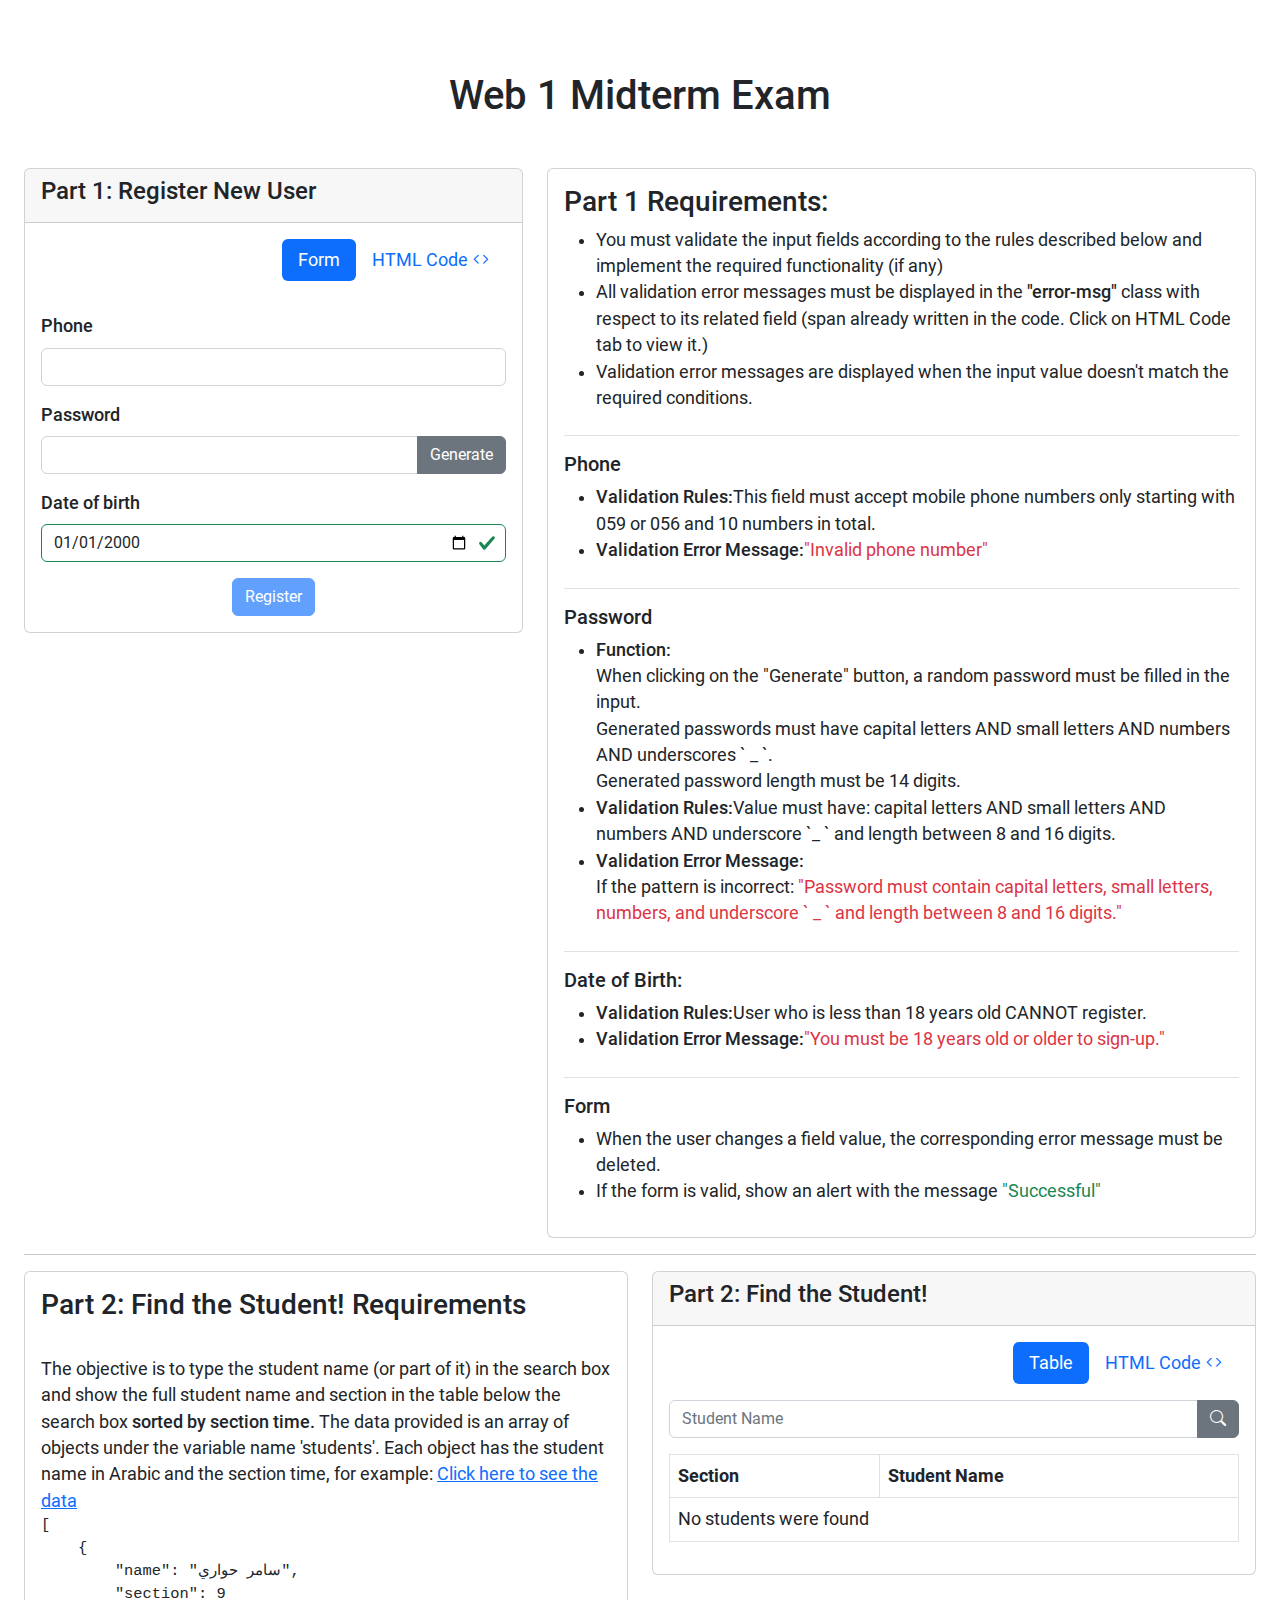
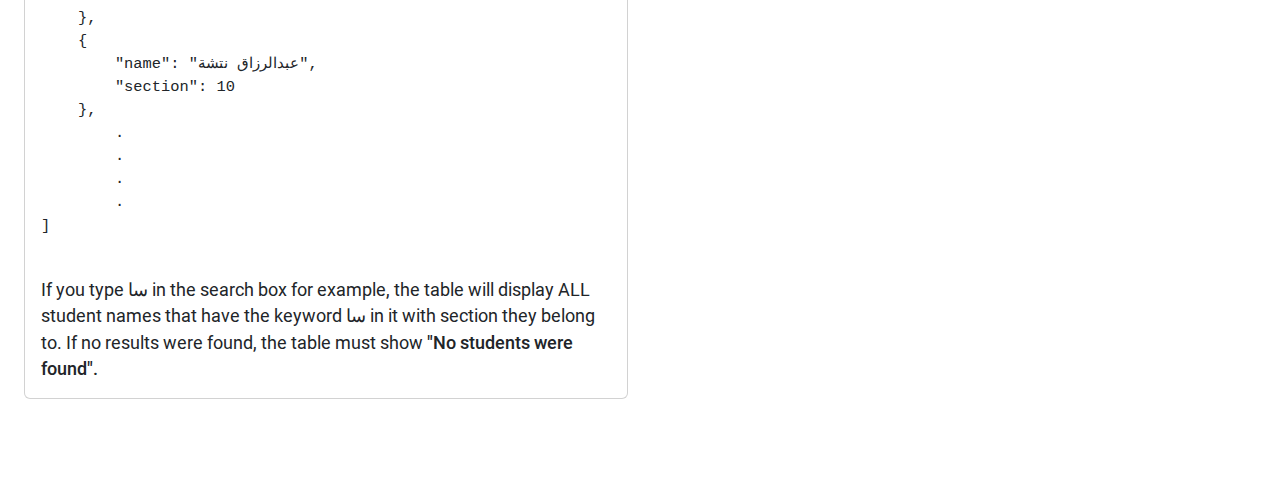
<file: assignment.html>
<!DOCTYPE html>
<html lang="en">
    <head>
        <meta charset="UTF-8">
        <meta http-equiv="X-UA-Compatible" content="IE=edge">
        <meta name="viewport" content="width=device-width, initial-scale=1.0">
        <title>Midterm Exam</title>
        <link rel="stylesheet" href="./css/bootstrap.min.css">
        <link rel="stylesheet" href="./fonts/roboto/roboto.css">
        <link rel="stylesheet" href="./fonts/bootstrap-icons-1.10.2/bootstrap-icons.css">
        <link rel="stylesheet" href="./css/style.css">
    </head>
<body class="py-5">
    <div class="container-fluid mb-5 px-4">
        <h1 class="text-center mt-4">Web 1 Midterm Exam</h1>
        <!-- Part 1 -->
        <div class="row mt-5">
            <div class="col-12 col-lg-5">
                <form id="reg-user-form">
                    <div class="card">
                        <div class="card-header">
                            <h4 class="card-title">Part 1: Register New User</h4>
                        </div>
                        <div class="card-body">
                            <div class="pills-bar d-flex">
                                <ul class="nav nav-pills mb-3 ms-auto" id="pills-tab" role="tablist">
                                    <li class="nav-item" role="presentation">
                                        <button class="nav-link active" id="tab-part-1-form" data-bs-toggle="pill" data-bs-target="#tab-part-1" type="button" role="tab" aria-controls="tab-part-1" aria-selected="true">Form</button>
                                    </li>
                                    <li class="nav-item" role="presentation">
                                        <button class="nav-link" id="tab-part-1-html-code" data-bs-toggle="pill" data-bs-target="#tab-part-1-html" type="button" role="tab" aria-controls="tab-part-1-html" aria-selected="false">HTML Code <i class="bi bi-code"></i></button>
                                    </li>
                                </ul>
                            </div>
                            <div class="tab-content" id="pills-tabContent">
                                <div class="tab-pane fade show active" id="tab-part-1" role="tabpanel" aria-labelledby="tab-part-1-form" tabindex="0">
                                    <div class="form-field my-3">
                                        <label for="user-phone" class="form-label">Phone</label>
                                        <input type="text" class="form-control" id="user-phone">
                                        <span class="error-msg"></span>
                                    </div>
                                    <div class="form-field mb-3">
                                        <label for="user-pass" class="form-label">Password</label>
                                        <div class="input-group mb-3">
                                            <input type="text" class="form-control" id="user-pass">
                                            <button class="btn btn-secondary" type="button" id="gen-pass">Generate</button>
                                        </div>
                                        <span class="error-msg"></span>
                                    </div>
                                    <div class="form-field mb-3">
                                        <label for="user-dob" class="form-label">Date of birth</label>
                                        <input type="date" class="form-control" id="user-dob" value="2000-01-01">
                                        <span class="error-msg"></span>
                                    </div>
                                    <div class="w-100 text-center">
                                        <button type="button" id="register-user" class="btn btn-primary">Register</button>
                                    </div>
                                </div>
                                <div class="tab-pane fade" id="tab-part-1-html" role="tabpanel" aria-labelledby="tab-part-1-html-code" tabindex="0">
<pre>
    &lt;!-- Phone field --&gt;
    &lt;div class="form-field my-3"&gt;
        &lt;label for="user-phone" class="form-label"&gt;Phone&lt;/label&gt;
        &lt;input type="text" class="form-control" id="user-phone"&gt;
        &lt;span class="error-msg">&lt;/span&gt;
    &lt;/div&gt;
    &lt;!-- Password field --&gt;
    &lt;div class="form-field mb-3"&gt;
        &lt;label for="user-pass" class="form-label"&gt;Password&lt;/label&gt;
        &lt;div class="input-group mb-3&gt;
            &lt;input id="user-pass" type="text" class="form-control" &gt;
            &lt;button id="gen-pass" class="btn btn-secondary" type="button" &gt;Generate&lt;/button&gt;
        &lt;/div&gt;
        &lt;span class="error-msg"&gt;&lt;/span&gt;
    &lt;/div&gt;
    &lt;!-- Date of Birth field--&gt;
    &lt;div class="form-field mb-3"&gt;
        &lt;label for="user-dob" class="form-label">Date of birth&lt;/label&gt;
        &lt;input type="date" class="form-control" id="user-dob" value="2000-01-01"&gt;
        &lt;span class="error-msg">&lt;/span&gt;
    &lt;/div&gt;
    &lt;!-- Registration Button --&gt;
    &lt;div class="w-100 text-center"&gt;
        &lt;button type="button" id="register-user" class="btn btn-primary"&gt;Register&lt;/button&gt;
    &lt;/div&gt;
</pre>                                    
                                </div>
                            </div>
                        </div>
                    </div>
                </form>
            </div>
            <div class="col-12 col-lg-7">
                <div class="card">
                    <div class="card-body">
                        <h3>Part 1 Requirements:</h3>
                        <ul class="pb-4 border-bottom">
                            <li>You must validate the input fields according to the rules described below and implement the required functionality (if any)</li>
                            <li>All validation error messages must be displayed in the <b>"error-msg"</b> class with respect to its related field (span already written in the code. Click on HTML Code tab to view it.)</li>
                            <li>Validation error messages are displayed when the input value doesn't match the required conditions.</li>
                        </ul>
                        <h5 >Phone</h5>
                        <ul class="pb-4 border-bottom">
                            <li><b>Validation Rules:</b>This field must accept mobile phone numbers only starting with 059 or 056 and 10 numbers in total.</li>
                            <li><b>Validation Error Message:</b><span class="text-danger">"Invalid phone number"</span></li>
                        </ul>
                        <h5>Password</h5>
                        <ul class="pb-4 border-bottom">
                            <li><b>Function:</b><br>
                                When clicking on the "Generate" button, a random password must be filled in the input. <br>
                                Generated passwords must have capital letters AND small letters AND numbers AND underscores ` _ `. <br>
                                Generated password length must be 14 digits.
                            </li>
                            <li><b>Validation Rules:</b>Value must have: capital letters AND small letters AND numbers AND underscore `_ ` and length between 8 and 16 digits.</li>
                            <li><b>Validation Error Message:</b><br>
                                If the pattern is incorrect: <span class="text-danger">"Password must contain capital letters, small letters, numbers, and underscore ` _ ` and length between 8 and 16 digits."</span><br>
                            </li>
                        </ul>
                        <h5>Date of Birth:</h5>
                        <ul class="pb-4 border-bottom">
                            <li><b>Validation Rules:</b>User who is less than 18 years old CANNOT register.</li>
                            <li><b>Validation Error Message:</b><span class="text-danger">"You must be 18 years old or older to sign-up."</span></li>
                        </ul>
                        <h5>Form</h5>
                        <ul class="">
                            <li>When the user changes a field value, the corresponding error message must be deleted.</li>
                            <li>If the form is valid, show an alert with the message <span class="text-success">"Successful"</span></li>
                        </ul>
                    </div>
                </div>
            </div>
        </div>
        <!-- # // end of part 1 # -->
        <hr>
        <div class="row">
            <div class="col-12 col-lg-6">
                <div class="card">
                    <div class="card-body">
                        <h3>Part 2: Find the Student! Requirements</h3><br>
                        The objective is to type the student name (or part of it) in the search box and show the full student
                        name and section in the table below the search box <b>sorted by section time.</b>
                        The data provided is an array of objects under the variable name 'students'. Each object has the
                        student name in Arabic and the section time, for example:
                        <a href="./data.js" target="_blank">Click here to see the data</a>
                        <pre>
[
    {
        "name": "سامر حواري",
        "section": 9
    },
    {
        "name": "عبدالرزاق نتشة",
        "section": 10
    },
        .
        .
        .
        .
]    
                        </pre>
                        If you type سا in the search box for example, the table will display ALL student names that have the
                        keyword سا in it with section they belong to.
                        If no results were found, the table must show <b>"No students were found".</b>
                    </div>
                </div>
            </div>
            <div class="col-12 col-lg-6">
                <form id="reg-user-form">
                    <div class="card">
                        <div class="card-header">
                            <h4 class="card-title">Part 2: Find the Student!</h4>
                        </div>
                        <div class="card-body">
                            <div class="pills-bar d-flex">
                                <ul class="nav nav-pills mb-3 ms-auto" id="pills-tab-part-2" role="tablist">
                                    <li class="nav-item" role="presentation">
                                        <button class="nav-link active" id="tab-part-2-table" data-bs-toggle="pill" data-bs-target="#tab-part-2" type="button" role="tab" aria-controls="tab-part-2" aria-selected="true">Table</button>
                                    </li>
                                    <li class="nav-item" role="presentation">
                                        <button class="nav-link" id="tab-part-2-html-code" data-bs-toggle="pill" data-bs-target="#tab-part-2-html" type="button" role="tab" aria-controls="tab-part-2-html" aria-selected="false">HTML Code <i class="bi bi-code"></i></button>
                                    </li>
                                </ul>
                            </div>
                            <div class="tab-content" id="pills-tabContent">
                                <div class="tab-pane fade show active" id="tab-part-2" role="tabpanel" aria-labelledby="tab-part-2-table" tabindex="0">
                                    <div class="input-group mb-3">
                                        <input type="text" class="form-control" placeholder="Student Name" id="search-name">
                                        <button class="btn btn-secondary" type="button" id="search-btn">
                                            <i class="bi bi-search"></i>
                                        </button>
                                    </div>
                                    <table id="students-table" class="table table-bordered">
                                        <thead>
                                            <tr>
                                                <th>Section</th>
                                                <th>Student Name</th>
                                            </tr>
                                        </thead>
                                        <tbody>
                                            <tr>
                                                <td colspan="2">No students were found</td>
                                            </tr>
                                        </tbody>
                                    </table>
                                </div>
                                <div class="tab-pane fade" id="tab-part-2-html" role="tabpanel" aria-labelledby="tab-part-2-html-code" tabindex="0">
<pre>
    &lt;!-- Search field --&gt;
    &lt;div class="input-group mb-3"&gt;
        &lt;input type="text" class="form-control" placeholder="Student Name" id="search-name"&gt;
        &lt;button class="btn btn-secondary" type="button" id="search-btn"&gt;
            &lt;i class="bi bi-search"&gt;&lt;/i&gt;
        &lt;/button&gt;
    &lt;/div&gt;
    &lt;!-- Table field --&gt;
    &lt;table id="students-table" class="table table-bordered"&gt;
        &lt;thead&gt;
            &lt;tr&gt;
                &lt;th&gt;Section&lt;/th&gt;
                &lt;th&gt;Student Name&lt;/th&gt;
            &lt;/tr&gt;
        &lt;/thead&gt;
        &lt;tbody&gt;
            &lt;tr&gt;
                &lt;td colspan="2"&gt;No students were found&lt;/td&gt;
            &lt;/tr&gt;
        &lt;/tbody&gt;
    &lt;/table&gt;
</pre>                                    
                                </div>
                            </div>
                           
                        </div>
                    </div>
                </form>
            </div>
           
        </div>
    </div>
    <!-- JavaScript Bundle with Popper -->
    <script src="./js/bootstrap.bundle.min.js"></script>
    <script src="./data.js"></script>
    <script src="./part1.js"></script>
    <script src="./part2.js"></script>
    <script>
        /**  Write your JS code in the file named 'part1.js' for part 1 and 'part2.js' for part 2. These are the ONLY two files you will be submitting. **/ 
    </script>
</body>

</html>
</file>
<file: fonts/roboto/roboto.css>
@font-face {
    font-family: 'Roboto';
    src: url('Roboto-Black.eot');
    src: url('Roboto-Black.eot?#iefix') format('embedded-opentype'),
        url('Roboto-Black.woff2') format('woff2'),
        url('Roboto-Black.woff') format('woff');
    font-weight: 900;
    font-style: normal;
    font-display: swap;
}

@font-face {
    font-family: 'Roboto';
    src: url('Roboto-Bold.eot');
    src: url('Roboto-Bold.eot?#iefix') format('embedded-opentype'),
        url('Roboto-Bold.woff2') format('woff2'),
        url('Roboto-Bold.woff') format('woff');
    font-weight: bold;
    font-style: normal;
    font-display: swap;
}

@font-face {
    font-family: 'Roboto';
    src: url('Roboto-BlackItalic.eot');
    src: url('Roboto-BlackItalic.eot?#iefix') format('embedded-opentype'),
        url('Roboto-BlackItalic.woff2') format('woff2'),
        url('Roboto-BlackItalic.woff') format('woff');
    font-weight: 900;
    font-style: italic;
    font-display: swap;
}

@font-face {
    font-family: 'Roboto';
    src: url('Roboto-BoldItalic.eot');
    src: url('Roboto-BoldItalic.eot?#iefix') format('embedded-opentype'),
        url('Roboto-BoldItalic.woff2') format('woff2'),
        url('Roboto-BoldItalic.woff') format('woff');
    font-weight: bold;
    font-style: italic;
    font-display: swap;
}

@font-face {
    font-family: 'Roboto';
    src: url('Roboto-Italic.eot');
    src: url('Roboto-Italic.eot?#iefix') format('embedded-opentype'),
        url('Roboto-Italic.woff2') format('woff2'),
        url('Roboto-Italic.woff') format('woff');
    font-weight: normal;
    font-style: italic;
    font-display: swap;
}

@font-face {
    font-family: 'Roboto';
    src: url('Roboto-Light.eot');
    src: url('Roboto-Light.eot?#iefix') format('embedded-opentype'),
        url('Roboto-Light.woff2') format('woff2'),
        url('Roboto-Light.woff') format('woff');
    font-weight: 300;
    font-style: normal;
    font-display: swap;
}

@font-face {
    font-family: 'Roboto';
    src: url('Roboto-LightItalic.eot');
    src: url('Roboto-LightItalic.eot?#iefix') format('embedded-opentype'),
        url('Roboto-LightItalic.woff2') format('woff2'),
        url('Roboto-LightItalic.woff') format('woff');
    font-weight: 300;
    font-style: italic;
    font-display: swap;
}

@font-face {
    font-family: 'Roboto';
    src: url('Roboto-Medium.eot');
    src: url('Roboto-Medium.eot?#iefix') format('embedded-opentype'),
        url('Roboto-Medium.woff2') format('woff2'),
        url('Roboto-Medium.woff') format('woff');
    font-weight: 500;
    font-style: normal;
    font-display: swap;
}

@font-face {
    font-family: 'Roboto';
    src: url('Roboto-MediumItalic.eot');
    src: url('Roboto-MediumItalic.eot?#iefix') format('embedded-opentype'),
        url('Roboto-MediumItalic.woff2') format('woff2'),
        url('Roboto-MediumItalic.woff') format('woff');
    font-weight: 500;
    font-style: italic;
    font-display: swap;
}

@font-face {
    font-family: 'Roboto';
    src: url('Roboto-Regular.eot');
    src: url('Roboto-Regular.eot?#iefix') format('embedded-opentype'),
        url('Roboto-Regular.woff2') format('woff2'),
        url('Roboto-Regular.woff') format('woff');
    font-weight: normal;
    font-style: normal;
    font-display: swap;
}

@font-face {
    font-family: 'Roboto';
    src: url('Roboto-Thin.eot');
    src: url('Roboto-Thin.eot?#iefix') format('embedded-opentype'),
        url('Roboto-Thin.woff2') format('woff2'),
        url('Roboto-Thin.woff') format('woff');
    font-weight: 100;
    font-style: normal;
    font-display: swap;
}

@font-face {
    font-family: 'Roboto';
    src: url('Roboto-ThinItalic.eot');
    src: url('Roboto-ThinItalic.eot?#iefix') format('embedded-opentype'),
        url('Roboto-ThinItalic.woff2') format('woff2'),
        url('Roboto-ThinItalic.woff') format('woff');
    font-weight: 100;
    font-style: italic;
    font-display: swap;
}
</file>
<file: css/style.css>
body{
    font-family: 'Roboto', sans-serif;
    font-size: 1.1rem !important;
}

b,label{
    font-weight: 500 !important;
}

#reg-user-form .error-msg {
    color: #b83535;
    margin-top: 0.5rem
}
</file>
